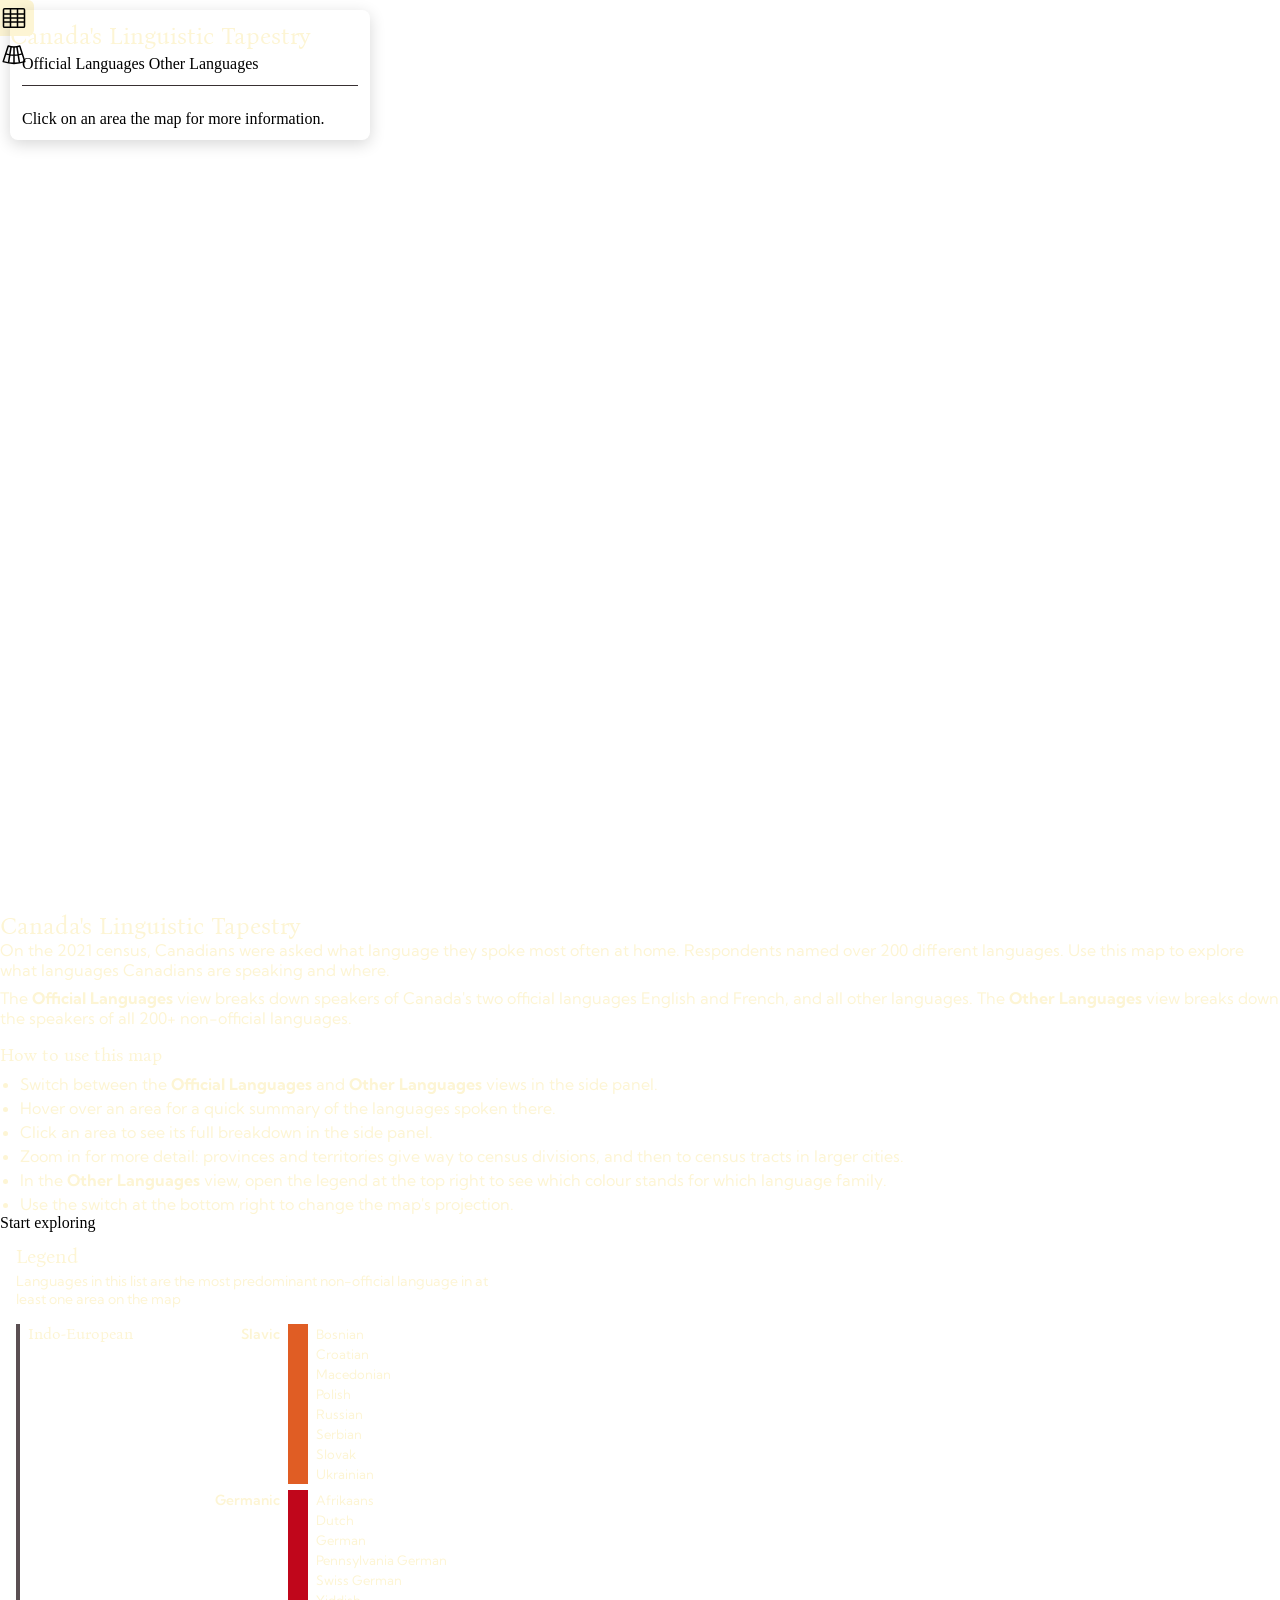
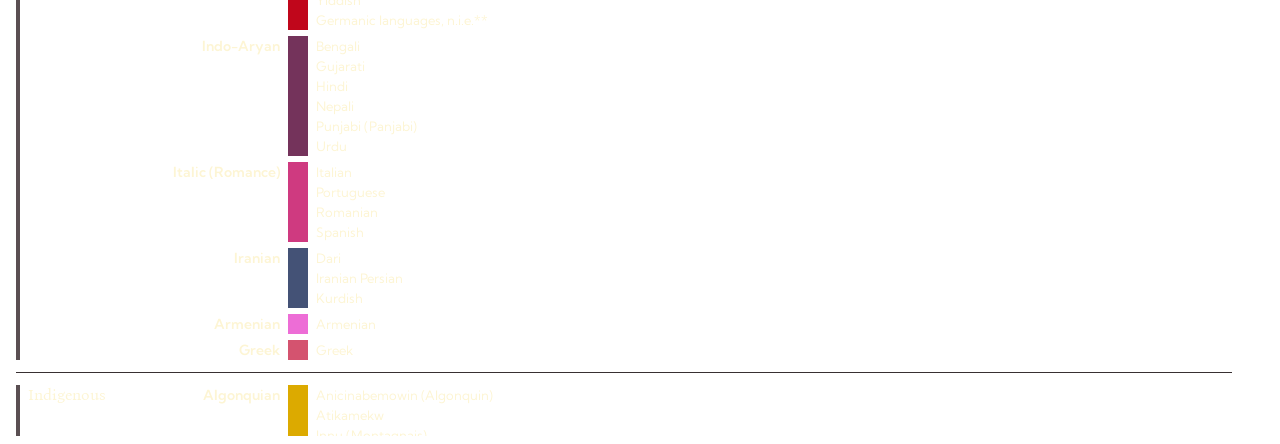
<file: web/index.html>
<!doctype html>
<html lang="en">
<head>
  <meta charset="utf-8" />
  <meta name="viewport" content="width=device-width, initial-scale=1" />
  <title>Canada Languages Interactive</title>

  <script type="module" src="https://js.arcgis.com/calcite-components/3.3.2/calcite.esm.js"></script>
  <link rel="stylesheet" href="https://js.arcgis.com/4.34/esri/themes/light/main.css" />
  <script src="https://js.arcgis.com/4.34/"></script>
  <script type="module" src="https://js.arcgis.com/4.34/map-components/"></script>

  <link rel="stylesheet" href="style.css" />
  <script type="module" src="app.js"></script>
</head>
<body>
  <calcite-shell>
    <!-- Web map: "Canada Languages Interactive" -->
    <arcgis-map item-id="58b237790eba453bb35c7cd2c407bc18">
      <!-- Projection switch, bottom right of the map: each item's value is a web map item ID.
           The checked item must match item-id above. -->
      <!-- Legend button, top right of the map (Other Languages view only); opens #legend-popover -->
      <calcite-action id="legend-button" slot="top-right" icon="legend" text="Legend" scale="m"></calcite-action>
      <calcite-segmented-control id="projection-switch" slot="bottom-right" label="Map projection" scale="s">
        <calcite-segmented-control-item value="58b237790eba453bb35c7cd2c407bc18" checked
          title="Web Mercator" aria-label="Web Mercator projection">
          <!-- Rectangular grid, parallels spreading apart towards the poles -->
          <svg class="projection-symbol" viewBox="0 0 24 24" aria-hidden="true">
            <rect x="3" y="4" width="18" height="16" rx="1" />
            <path d="M9 4v16M15 4v16M3 12h18M3 8.5h18M3 15.5h18" />
          </svg>
        </calcite-segmented-control-item>
        <calcite-segmented-control-item value="07a9009f429d447796945ac244603179"
          title="Lambert conformal conic" aria-label="Lambert conformal conic projection">
          <!-- Fan: meridians converging northwards, parallels as concentric arcs -->
          <svg class="projection-symbol" viewBox="0 0 24 24" aria-hidden="true">
            <path d="M7.06 5.22L2.73 18.53A30 30 0 0 0 21.27 18.53L16.94 5.22A16 16 0 0 1 7.06 5.22Z" />
            <path d="M4.9 11.87A23 23 0 0 0 19.1 11.87M12 6v14M9.5 5.8L7.3 19.6M14.5 5.8L16.7 19.6" />
          </svg>
        </calcite-segmented-control-item>
      </calcite-segmented-control>
    </arcgis-map>

    <!-- Left panel, floating over the map: title, view toggle, details of the clicked geography -->
    <calcite-panel id="side-panel" class="side-panel">
      <h1 slot="header-content" class="app-title">Canada's Linguistic Tapestry</h1>
      <!-- Reopens #info-dialog -->
      <calcite-action id="info-button" slot="header-actions-end" icon="information" text="About this map" scale="s"></calcite-action>
      <div class="panel-section views">
        <calcite-segmented-control id="view-switch" label="Map view" width="full">
          <calcite-segmented-control-item value="composition" checked>Official Languages</calcite-segmented-control-item>
          <calcite-segmented-control-item value="predominant">Other Languages</calcite-segmented-control-item>
        </calcite-segmented-control>
        <hr class="info-divider" />
      </div>
      
      <div class="panel-section">
        <!-- Nothing clicked yet -->
        <calcite-notice id="info-empty" open width="full">
          <div slot="message">Click on an area the map for more information.</div>
        </calcite-notice>

        <!-- Clicked geography, Most common other language view -->
        <div id="info-predominant" hidden>
          <h2 id="info-predominant-title" class="info-title"></h2>
          <!-- Filled by app.js: non-official speakers and the predominant language -->
          <div id="info-predominant-prose"></div>
          <hr class="info-divider" />
          <calcite-table id="language-table" caption="Languages spoken most often at home" striped scale="s">
            <calcite-table-row slot="table-header">
              <calcite-table-header heading="Language"></calcite-table-header>
              <calcite-table-header heading="Speakers" alignment="end"></calcite-table-header>
              <calcite-table-header heading="Share" alignment="end"></calcite-table-header>
            </calcite-table-row>
          </calcite-table>
        </div>

        <!-- Clicked geography, English / French / Other view -->
        <div id="info-composition" hidden>
          <h2 id="info-composition-title" class="info-title"></h2>
          <!-- Filled by app.js: English / French / non-official speakers -->
          <div id="info-composition-prose"></div>
          <hr class="info-divider" />
          <!-- Drawn by app.js: triangle of the colour mixes, with the selected geography marked -->
          <svg id="composition-legend" class="composition-legend" viewBox="0 0 300 262" role="img"
            aria-label="Triangle legend: how the English, French and non-official language colours mix"></svg>
        </div>
      </div>
    </calcite-panel>
  </calcite-shell>

  <!-- About the map: open on load, reopened from the panel's info button -->
  <calcite-dialog id="info-dialog" modal open width="m" label="About this map">
    <h2 slot="header-content" class="dialog-title">Canada's Linguistic Tapestry</h2>
    <div class="dialog-content">
      <p>On the 2021 census, Canadians were asked what language they spoke most often at home. Respondents named over 200 different languages. Use this map to explore what languages Canadians are speaking and where.</p>
      <p>The <b>Official Languages</b> view breaks down speakers of Canada's two official languages English and French, and all other languages. The <b>Other Languages</b> view breaks down the speakers of all 200+ non-official languages.</p>
      <h3 class="dialog-subheading">How to use this map</h3>
      <ul>
        <li>Switch between the <b>Official Languages</b> and <b>Other Languages</b> views in the side panel.</li>
        <li>Hover over an area for a quick summary of the languages spoken there.</li>
        <li>Click an area to see its full breakdown in the side panel.</li>
        <li>Zoom in for more detail: provinces and territories give way to census divisions, and then to census tracts in larger cities.</li>
        <li>In the <b>Other Languages</b> view, open the legend at the top right to see which colour stands for which language family.</li>
        <li>Use the switch at the bottom right to change the map's projection.</li>
      </ul>
    </div>
    <calcite-button id="info-dialog-close" slot="footer-end">Start exploring</calcite-button>
  </calcite-dialog>

  <!-- Language legend: groups, families and their colours. Filled by app.js -->
  <calcite-popover id="legend-popover" label="Legend" placement="left-start" trigger-disabled
    overlay-positioning="fixed" auto-close pointer-disabled offset-distance="8">
    <div class="legend-content">
      <h2 class="legend-title">Legend</h2>
      <p class="legend-intro">Languages in this list are the most predominant non-official language in at least one area on the map</p>
      <div id="language-legend" class="language-legend"></div>
      <!-- Marks added by app.js after n.o.s. and n.i.e. language names -->
      <p class="legend-footnote">*Not otherwise specified<br />**Not included elsewhere</p>
    </div>
  </calcite-popover>

  <div id="tooltip-anchor"></div>
  <calcite-tooltip id="hover-tooltip" reference-element="tooltip-anchor" placement="right" offset-distance="12" overlay-positioning="fixed">
    <div class="tooltip-body">
      <!-- Most common other language view -->
      <div id="tooltip-predominant" class="tooltip-predominant">
        <span id="tooltip-predominant-geo" class="tooltip-title"></span>
        <div class="tooltip-content">
          <calcite-color-picker-swatch id="tooltip-swatch" scale="m"></calcite-color-picker-swatch>
          <div class="tooltip-text">
            <span id="tooltip-label"></span>
            <span id="tooltip-pct"></span>
          </div>
        </div>
      </div>
      <!-- English / French / Other view -->
      <div id="tooltip-composition" class="tooltip-composition" hidden>
        <span id="tooltip-geo" class="tooltip-title"></span>
        <div id="composition-bar" class="composition-bar">
          <span></span><span></span><span></span>
        </div>
        <div id="composition-values" class="composition-values"></div>
      </div>
    </div>
  </calcite-tooltip>
</body>
</html>
</file>
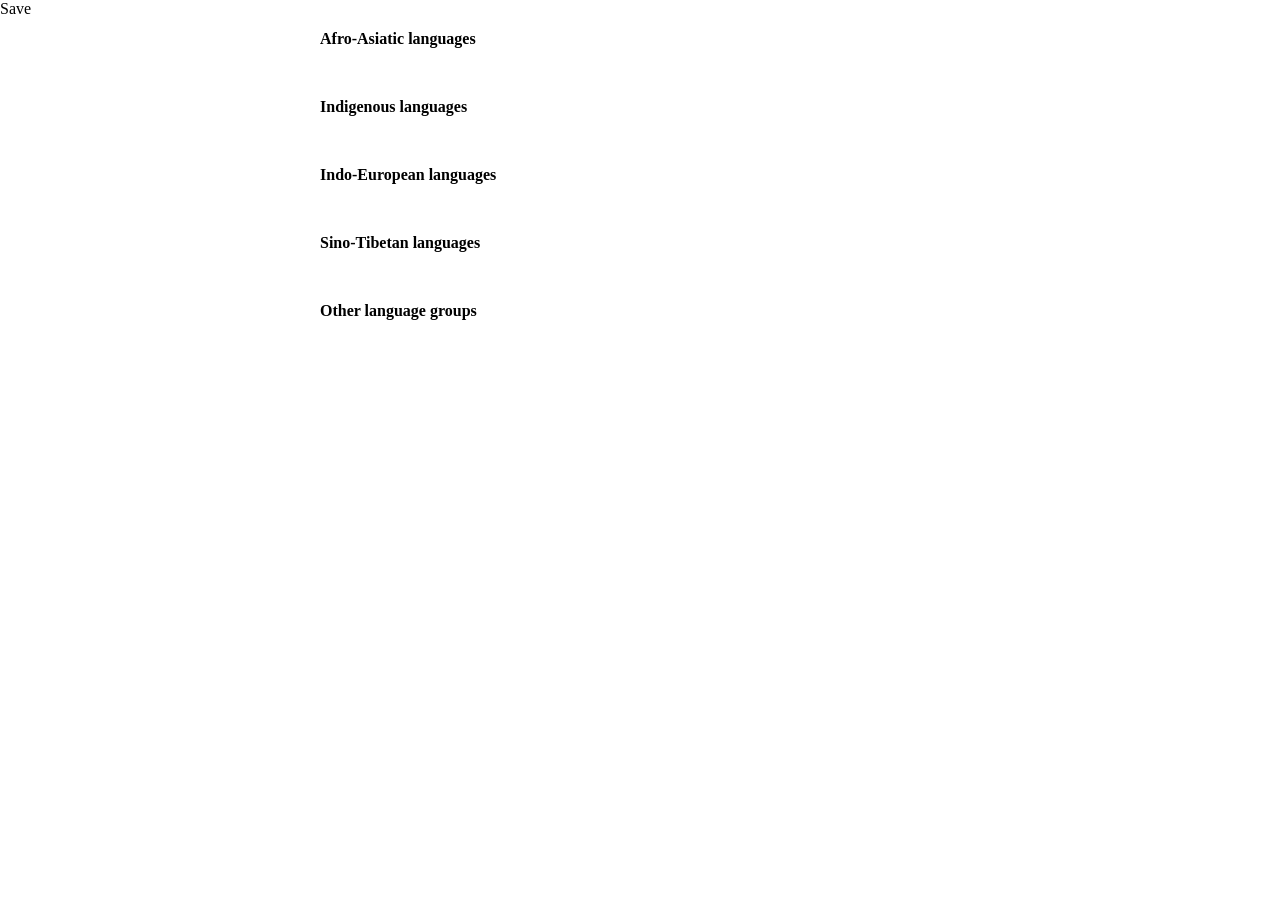
<file: web/editor.html>
<!doctype html>
<html lang="en">
<head>
  <meta charset="utf-8" />
  <meta name="viewport" content="width=device-width, initial-scale=1" />
  <title>Language Colour Editor</title>

  <script type="module" src="https://js.arcgis.com/calcite-components/3.3.2/calcite.esm.js"></script>
  <link rel="stylesheet" href="https://js.arcgis.com/calcite-components/3.3.2/calcite.css" />

  <link rel="stylesheet" href="editor.css" />
  <script type="module" src="editor.js"></script>
</head>
<body>
  <calcite-shell>
    <calcite-panel heading="Language colours" description="Edits preview live in any open app tab. Save writes web/colors.json.">
      <calcite-button id="save-button" slot="header-actions-end" icon-start="save" disabled>Save</calcite-button>
      <div id="families"></div>
    </calcite-panel>
  </calcite-shell>

  <!-- One colour picker, moved to whichever swatch was clicked -->
  <calcite-popover id="picker-popover" label="Choose a colour" trigger-disabled auto-close placement="auto" overlay-positioning="fixed">
    <calcite-color-picker id="picker" channels-disabled saved-disabled></calcite-color-picker>
  </calcite-popover>

  <calcite-alert id="save-alert" auto-close auto-close-duration="medium" label="Save status">
    <div slot="title"></div>
    <div slot="message"></div>
  </calcite-alert>
</body>
</html>
</file>
<file: web/style.css>
/* ==========================================================================
   THEME: everything you'd normally tweak is in this first section.
   ========================================================================== */

/* ---- 1. Fonts ------------------------------------------------------------
   To try a different Google Font:
     a. Pick fonts at https://fonts.google.com and copy the "@import" URL
        from "Get embed code" (or edit the family= parts below).
     b. Put the family names into --font-body / --font-heading.
   The @import must stay the first rule in this file. */
@import url('https://fonts.googleapis.com/css2?family=Bona+Nova:ital,wght@0,400;0,700;1,400&family=Kumbh+Sans:wght,YOPQ@100..900,300&display=swap');

:root {
  --font-body: "Kumbh Sans", sans-serif;            /* panel text, toggle, table, tooltips */
  --font-heading: "Bona Nova", serif;      /* app title and geography names */
  --font-weight-heading: 500;
  --font-weight-emphasis: 600;                            /* language names in the prose */
  --font-weight-table-header: 700;                        /* Language / Speakers / Share */

  /* ---- 2. Colours: plug hex codes in here ------------------------------ */
  --color-panel-background: #1f1b1c;
  --color-panel-header-background: #1f1b1c;
  --color-title: #fdf5d4;               /* app title */
  --color-heading: #fdf5d4;             /* geography name in the panel */
  --color-body-text: #fdf5d4;           /* prose, table text */
  --color-muted-text: #fff6d5;          /* table headings, secondary text */
  --color-dialog-scrim: rgba(0, 0, 0, 0.45);  /* shade over the map behind the About dialog */
  --color-divider: #383032;             /* lines between sections */
  --color-accent: #fdf5d4;              /* selected toggle, notice stripe */
  --color-accent-text: #1f1b1c;         /* text on the selected toggle */
  --color-table-stripe: #383032;        /* alternate table rows */
  --color-notice-background: #332C2E;   /* "Click on an area" notice */
  --color-official-language-text: #a89f92;  /* English and French rows in the table (italic) */
  --color-tooltip-background: #1f1b1c;
  --color-tooltip-text: #fdf5d4;
  --color-legend-marker-ring: #1F1F1F;  /* ring around the selected area in the triangle */
  --color-legend-marker-inner-ring: #FFFFFF;
  --color-scrollbar-thumb: #5A4F52;     /* side panel scrollbar: the part you drag */
  --color-scrollbar-track: #1F1B1C;     /* side panel scrollbar: the channel behind it */
  --color-legend-group-bar: #5A4F52;    /* bar beside each language group in the legend */
  --color-selection-outline: #FFFFFF;   /* outline of the clicked area on the map */
  --color-selection-halo: #1F1B1C;      /* darker edge under it, so it shows on light fills */

  /* ---- 3. Shape and size ----------------------------------------------- */
  --panel-width: 360px;
  --panel-inset: 10px;                  /* gap between the panel and the screen edges */
  --panel-radius: 8px;
  --panel-shadow: 0 4px 16px rgba(0, 0, 0, 0.16);
  --swatch-radius: 4px;                 /* colour swatch in the tooltip */
  --tooltip-bar-width: 240px;           /* stacked bar in the Official Languages tooltip */
  --tooltip-title-size: 1.125rem;       /* place name at the top of the tooltip */
  --tooltip-text-size: 0.75rem;         /* everything else in the tooltip */
  --selection-outline-width: 1.5;       /* clicked area's outline on the map, in points */
  --selection-halo-width: 3;            /* darker edge under it, in points */
  --legend-group-width: 120px;          /* legend: group name column */
  --legend-family-width: 124px;         /* legend: family name column */
  --legend-bar-width: 20px;             /* legend: family colour bar */
}

/* ==========================================================================
   Hand the theme to Calcite and the ArcGIS map widgets
   ========================================================================== */

:root {
  --calcite-font-family: var(--font-body);
  --calcite-color-brand: var(--color-accent);
  --calcite-color-brand-hover: var(--color-accent);
  --calcite-color-brand-press: var(--color-accent);
  --calcite-color-text-inverse: var(--color-accent-text);
}

/* Table headings: Calcite sets their weight from its "medium" font weight */
calcite-table-header { --calcite-font-weight-medium: var(--font-weight-table-header); }

calcite-tooltip {
  --calcite-tooltip-background-color: var(--color-tooltip-background);
  --calcite-tooltip-text-color: var(--color-tooltip-text);
  --calcite-tooltip-border-color: transparent;   /* no outline around the tooltip */
  /* Sizes to its contents: a long geography name widens it rather than wrapping */
  --calcite-tooltip-max-size-x: none;
}

/* ==========================================================================
   Layout
   ========================================================================== */

html, body { margin: 0; height: 100%; }
arcgis-map { display: block; height: 100%; }

/* Keep [hidden] working on elements styled with display: flex */
[hidden] { display: none !important; }

/* Left panel, floating over the map */
.side-panel {
  position: absolute;
  inset-block-start: var(--panel-inset);
  inset-inline-start: var(--panel-inset);
  width: var(--panel-width);
  /* Only as tall as its content, up to the screen height minus the insets;
     beyond that the panel's content scrolls. calcite-panel forces 100% height
     unless overridden, and needs to be a column flexbox for the cap to make
     its content area scroll rather than clip. */
  display: flex;
  flex-direction: column;
  height: auto;
  max-height: calc(100% - 2 * var(--panel-inset));
  border-radius: var(--panel-radius);
  overflow: hidden;
  box-shadow: var(--panel-shadow);
  z-index: 1;
  /* Calcite draws the panel and its header with these */
  --calcite-panel-background-color: var(--color-panel-background);
  --calcite-color-background: var(--color-panel-background);
  --calcite-color-foreground-1: var(--color-panel-background);
  --calcite-color-foreground-2: var(--color-table-stripe);
  --calcite-color-text-1: var(--color-body-text);
  --calcite-color-text-2: var(--color-body-text);
  --calcite-color-text-3: var(--color-muted-text);
  --calcite-color-border-3: var(--color-divider);
  --calcite-panel-header-background-color: var(--color-panel-header-background);
  --calcite-panel-header-border-block-end: none;   /* no line under the title */
  /* Inherited by the panel's scrolling content area (scrollbar width isn't
     inherited, so it can't be changed from here) */
  scrollbar-color: var(--color-scrollbar-thumb) var(--color-scrollbar-track);
}

/* Projection switch, bottom right of the map: same colours as the panel */
#projection-switch {
  border-radius: var(--panel-radius);
  overflow: hidden;
  box-shadow: var(--panel-shadow);
  --calcite-color-foreground-1: var(--color-panel-background);
  --calcite-color-text-3: var(--color-body-text);
  --calcite-color-text-1: var(--color-body-text);
  --calcite-color-border-input: var(--color-divider);
  --calcite-segmented-control-border-color: var(--color-panel-background);
}
/* Calcite's own highlight has square corners and can't be rounded, so it is
   made transparent and the symbols draw a rounded one of their own instead */
#projection-switch calcite-segmented-control-item {
  --calcite-segmented-control-background-color: transparent;
  --calcite-segmented-control-color: var(--color-body-text);
}
#projection-switch calcite-segmented-control-item[checked] {
  --calcite-segmented-control-color: var(--color-accent-text);
}
.projection-symbol {
  display: block;
  width: 28px;
  height: 28px;
  padding: 4px 6px;
  margin: 0 -6px;                       /* fill the item's own side padding */
  border-radius: calc(var(--panel-radius) - 2px);
  fill: none;
  stroke: currentColor;
  stroke-width: 1.3;
  stroke-linejoin: round;
  transition: background-color 0.15s ease-in-out;
}
#projection-switch calcite-segmented-control-item:not([checked]):hover .projection-symbol {
  background: var(--color-divider);
}
#projection-switch calcite-segmented-control-item[checked] .projection-symbol {
  background: var(--color-accent);
}

.panel-section { padding: var(--calcite-spacing-md, 12px); }
.panel-section + .panel-section { padding-block-start: 0; }

/* View toggle, under the title. Calcite's header adds 14px below the title,
   so with no bottom padding on it this leaves ~19px */
.panel-section.views { padding-block-start: 5px; }

/* "Click on an area" notice: its own background so it stands out from the panel */
#info-empty {
  --calcite-notice-background-color: var(--color-notice-background);
  --calcite-color-foreground-1: var(--color-notice-background);
}

/* Info button in the panel header */
#info-button {
  --calcite-action-background-color: var(--color-panel-header-background);
  --calcite-action-background-color-hover: var(--color-divider);
  --calcite-action-background-color-press: var(--color-divider);
  --calcite-action-text-color: var(--color-body-text);
  --calcite-action-text-color-press: var(--color-body-text);
}

/* ==========================================================================
   About dialog: open on load
   ========================================================================== */

#info-dialog {
  --calcite-dialog-background-color: var(--color-panel-background);
  --calcite-dialog-border-color: transparent;
  --calcite-dialog-corner-radius: var(--panel-radius);
  --calcite-dialog-scrim-background-color: var(--color-dialog-scrim);
  --calcite-color-foreground-1: var(--color-panel-background);
  --calcite-color-background: var(--color-panel-background);
  --calcite-color-text-1: var(--color-body-text);
  --calcite-color-text-2: var(--color-body-text);
  --calcite-color-text-3: var(--color-muted-text);
  --calcite-color-border-3: var(--color-divider);
  scrollbar-color: var(--color-scrollbar-thumb) var(--color-scrollbar-track);
}
.dialog-title {
  margin: 0;
  padding: var(--calcite-spacing-md, 12px) 0 0;   /* lines up with the text below */
  font-family: var(--font-heading);
  font-weight: var(--font-weight-heading);
  font-size: 1.5rem;
  color: var(--color-title);
}
.dialog-content {
  font-family: var(--font-body);
  color: var(--color-body-text);
}
.dialog-content p { margin: 0 0 var(--calcite-spacing-sm, 8px); }
.dialog-subheading {
  margin: var(--calcite-spacing-lg, 16px) 0 var(--calcite-spacing-sm, 8px);
  font-family: var(--font-heading);
  font-weight: var(--font-weight-heading);
  font-size: 1.125rem;
  color: var(--color-heading);
}
.dialog-content ul {
  margin: 0;
  padding-inline-start: 1.25em;
}
.dialog-content li + li { margin-block-start: var(--calcite-spacing-xs, 4px); }
#info-dialog-close {
  --calcite-button-background-color: var(--color-accent);
  --calcite-button-border-color: var(--color-accent);
  --calcite-button-text-color: var(--color-accent-text);
}

/* ==========================================================================
   Panel contents
   ========================================================================== */

.app-title {
  margin: 0;
  padding: var(--calcite-spacing-md, 12px);
  padding-block-end: 0;
  /* Calcite already insets the header slot, so no side padding: lines up with
     the panel content and leaves room for the info button on the same line */
  padding-inline: 0;
  font-family: var(--font-heading);
  font-weight: var(--font-weight-heading);
  font-size: 1.5rem;
  color: var(--color-title);
}

.info-title {
  margin: 0 0 var(--calcite-spacing-sm, 8px);
  font-family: var(--font-heading);
  font-weight: var(--font-weight-heading);
  font-size: 1rem;
  color: var(--color-heading);
}

#info-predominant-prose,
#info-composition-prose { color: var(--color-body-text); }

.info-divider {
  border: none;
  border-block-start: 1px solid var(--color-divider);
  margin: var(--calcite-spacing-md, 12px) 0;
}

.predominant-language,
.category-word { font-weight: var(--font-weight-emphasis); }

/* English and French rows in the language table: listed, but not counted in
   the predominance map */
calcite-table-row.official-language {
  --calcite-color-text-1: var(--color-official-language-text);
  --calcite-color-text-2: var(--color-official-language-text);
  color: var(--color-official-language-text);
  font-style: italic;
}

/* ==========================================================================
   Language legend (Other Languages view): button and popover
   ========================================================================== */

/* Map button, styled like the projection switch */
#legend-button {
  border-radius: var(--panel-radius);
  overflow: hidden;
  box-shadow: var(--panel-shadow);
  --calcite-action-background-color: var(--color-panel-background);
  --calcite-action-background-color-hover: var(--color-divider);
  --calcite-action-background-color-press: var(--color-divider);
  --calcite-action-text-color: var(--color-body-text);
  --calcite-action-text-color-press: var(--color-body-text);
}

#legend-popover {
  --calcite-popover-background-color: var(--color-panel-background);
  --calcite-popover-border-color: transparent;
  --calcite-popover-corner-radius: var(--panel-radius);
  --calcite-popover-text-color: var(--color-body-text);
}

/* Title, intro, the list and the footnote, scrolling together */
.legend-content {
  max-height: calc(100vh - 6rem);
  max-width: calc(100vw - 2rem);
  overflow-y: auto;
  padding: var(--calcite-spacing-md, 12px) var(--calcite-spacing-lg, 16px);
  box-sizing: border-box;
  font-family: var(--font-body);
  color: var(--color-body-text);
  scrollbar-color: var(--color-scrollbar-thumb) var(--color-scrollbar-track);
}
.legend-title {
  margin: 0;
  font-family: var(--font-heading);
  font-weight: var(--font-weight-heading);
  font-size: 1.25rem;
  color: var(--color-heading);
}
.legend-intro {
  margin: var(--calcite-spacing-xs, 4px) 0 var(--calcite-spacing-lg, 16px);
  max-width: 36em;
  font-size: 0.875rem;
}
.legend-footnote {
  margin: var(--calcite-spacing-lg, 16px) 0 0;
  font-size: 0.75rem;
  color: var(--color-muted-text);
}

/* Groups are separated by .info-divider lines (added by app.js), which bring their own margins */
.language-legend {
  display: flex;
  flex-direction: column;
}

/* A group: bar down its whole height, name, then its families */
.legend-group {
  display: grid;
  grid-template-columns: var(--legend-group-width) auto;
  column-gap: var(--calcite-spacing-sm, 8px);
  border-inline-start: 4px solid var(--color-legend-group-bar);
  padding-inline-start: var(--calcite-spacing-sm, 8px);
}
.legend-group-name {
  font-family: var(--font-heading);
  font-weight: var(--font-weight-heading);
  font-size: 1rem;
  line-height: 1.2;
}
.legend-families {
  display: flex;
  flex-direction: column;
  gap: 6px;
}

/* A family: name (right-aligned, spanning its rows), colour bar, languages */
.legend-family {
  display: grid;
  grid-template-columns: var(--legend-family-width) var(--legend-bar-width) auto;
  grid-auto-rows: minmax(20px, auto);
  column-gap: var(--calcite-spacing-sm, 8px);
}
.legend-family-name {
  grid-column: 1;
  text-align: end;
  font-weight: var(--font-weight-emphasis);
  font-size: 0.875rem;
  line-height: 1.2;
  padding-block-start: 2px;
}
.legend-segment { grid-column: 2; }
.legend-language {
  grid-column: 3;
  align-self: center;
  font-size: 0.8125rem;
  white-space: nowrap;
}

/* Triangle legend (Official Languages view) */
.composition-legend {
  display: block;
  width: 100%;
  height: auto;
}
.composition-legend text {
  font-family: var(--font-body);
  font-size: 16px;
  font-weight: var(--font-weight-emphasis);
}
.legend-marker-ring {
  fill: none;
  stroke: var(--color-legend-marker-ring);
  stroke-width: 1.5;
}
.legend-marker {
  stroke: var(--color-legend-marker-inner-ring);
  stroke-width: 2;
}

/* ==========================================================================
   Hover tooltip
   ========================================================================== */

/* Invisible 1px element that follows the cursor; the tooltip anchors to it */
#tooltip-anchor {
  position: fixed;
  width: 1px;
  height: 1px;
  pointer-events: none;
}

.tooltip-title {
  white-space: nowrap;
  font-size: var(--tooltip-title-size);
  line-height: 1.2;
  font-family: var(--font-heading);
  font-weight: var(--font-weight-heading);
}

/* Other Languages tooltip: geography name over the swatch row */
.tooltip-predominant {
  display: flex;
  flex-direction: column;
  gap: var(--calcite-spacing-sm, 8px);
}
.tooltip-content {
  display: flex;
  align-items: center;
  gap: var(--calcite-spacing-sm, 8px);
}
.tooltip-text {
  display: flex;
  flex-direction: column;
  font-size: var(--tooltip-text-size);
}
#tooltip-swatch {
  border-radius: var(--swatch-radius);
  overflow: hidden;
}

/* Official Languages tooltip */
.tooltip-composition {
  display: flex;
  flex-direction: column;
  gap: var(--calcite-spacing-sm, 8px);
}
/* The bar and its values keep a fixed width so bars are comparable between geographies */
.composition-bar,
.composition-values { width: var(--tooltip-bar-width); }
.composition-bar {
  display: flex;
  height: 12px;
  border-radius: 2px;
  overflow: hidden;
}
.composition-values {
  display: flex;
  justify-content: space-between;
  font-size: var(--tooltip-text-size);
}
/* Category name over its share */
.composition-value {
  display: flex;
  flex-direction: column;
}
/* Small colour key before each category name */
.composition-label::before {
  content: "";
  display: inline-block;
  width: 8px;
  height: 8px;
  margin-inline-end: 4px;
  border-radius: 1px;
  background: var(--category-color);
}
</file>
<file: web/editor.css>
html, body { margin: 0; height: 100%; }

#families {
  max-width: 640px;
  margin: 0 auto;
  padding: var(--calcite-spacing-md, 12px);
}

/* Parent language group (e.g. Indo-European) above its families */
.group-heading {
  margin: var(--calcite-spacing-xl, 24px) 0 var(--calcite-spacing-sm, 8px);
  font-size: var(--calcite-font-size-0, 1rem);
  font-weight: var(--calcite-font-weight-semibold, 600);
  color: var(--calcite-color-text-1);
}
.group-heading:first-child { margin-block-start: 0; }

/* Clickable swatch that opens the shared colour picker */
.swatch-button {
  display: inline-flex;
  padding: 0;
  border: none;
  background: none;
  cursor: pointer;
}
.swatch-button:focus-visible {
  outline: 2px solid var(--calcite-color-brand);
  outline-offset: 2px;
}

.family-color {
  display: flex;
  align-items: center;
  gap: var(--calcite-spacing-sm, 8px);
  margin-block-end: var(--calcite-spacing-sm, 8px);
}
</file>
